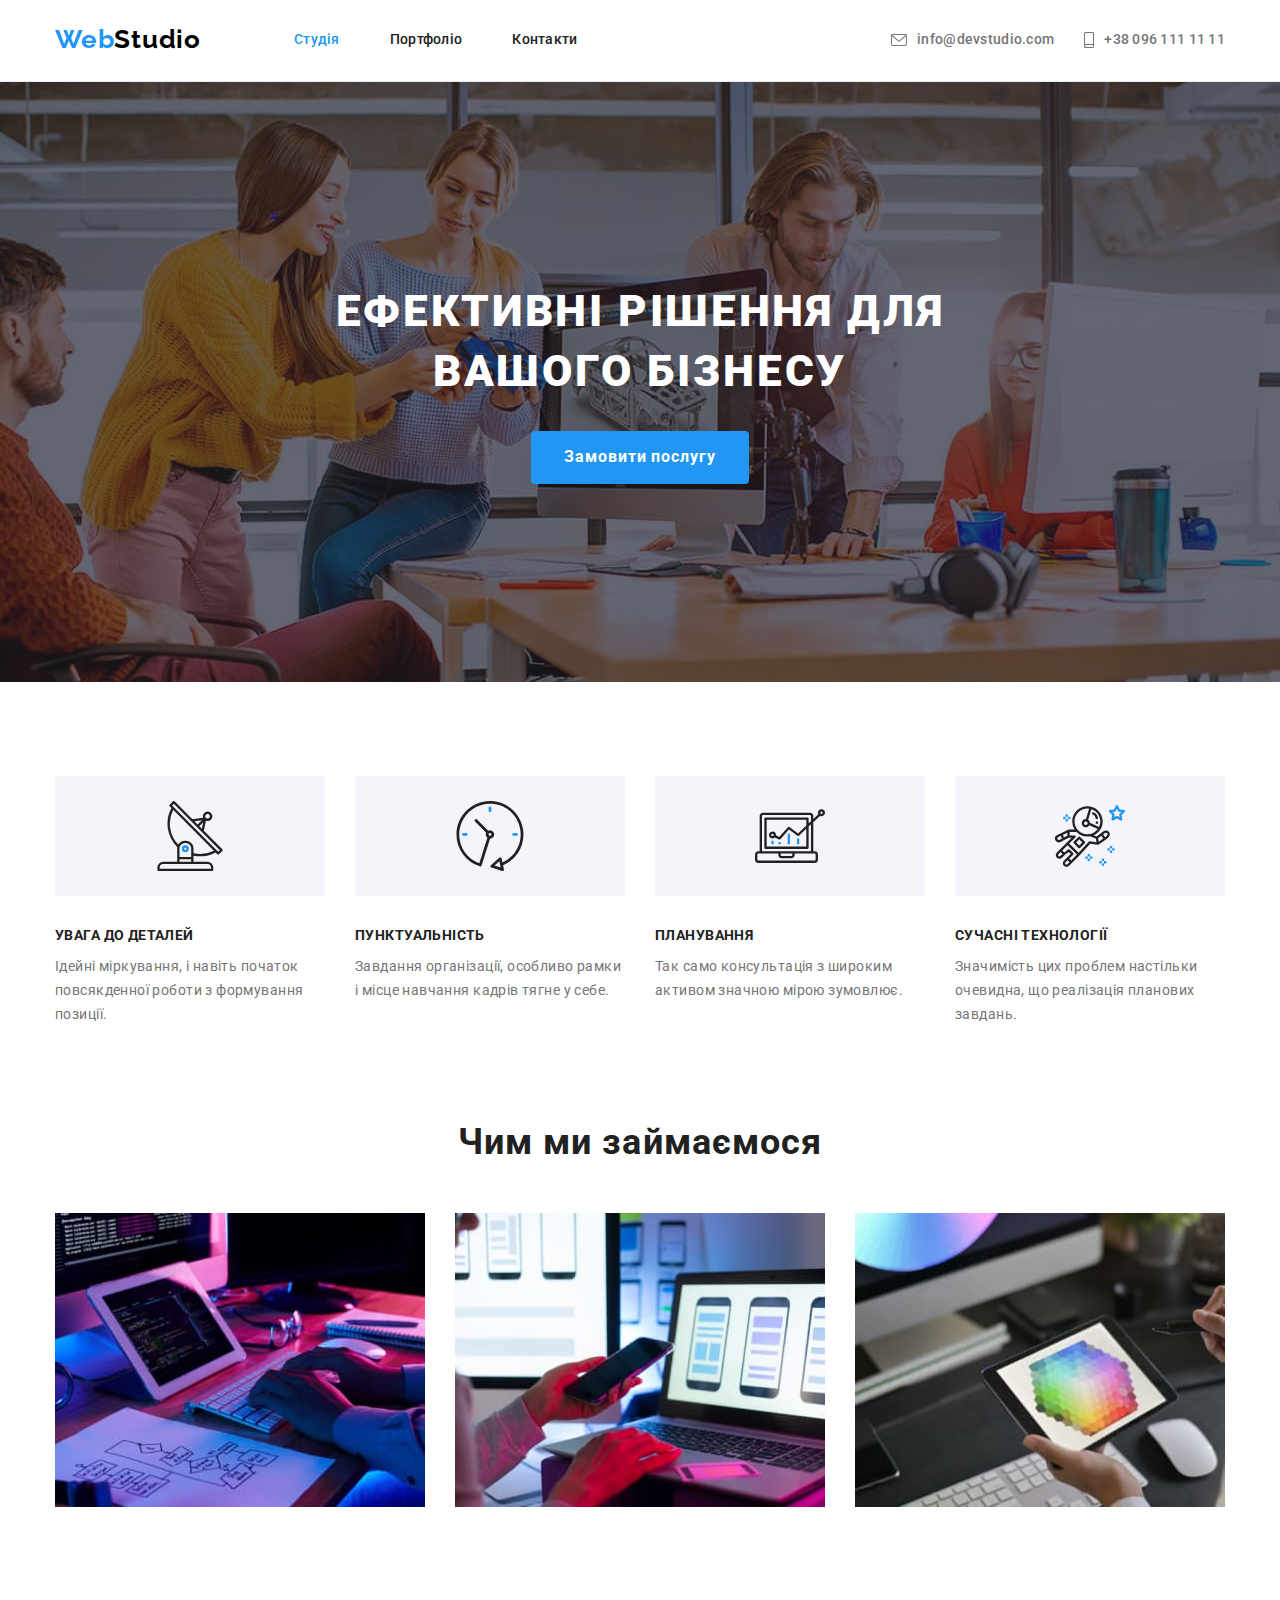
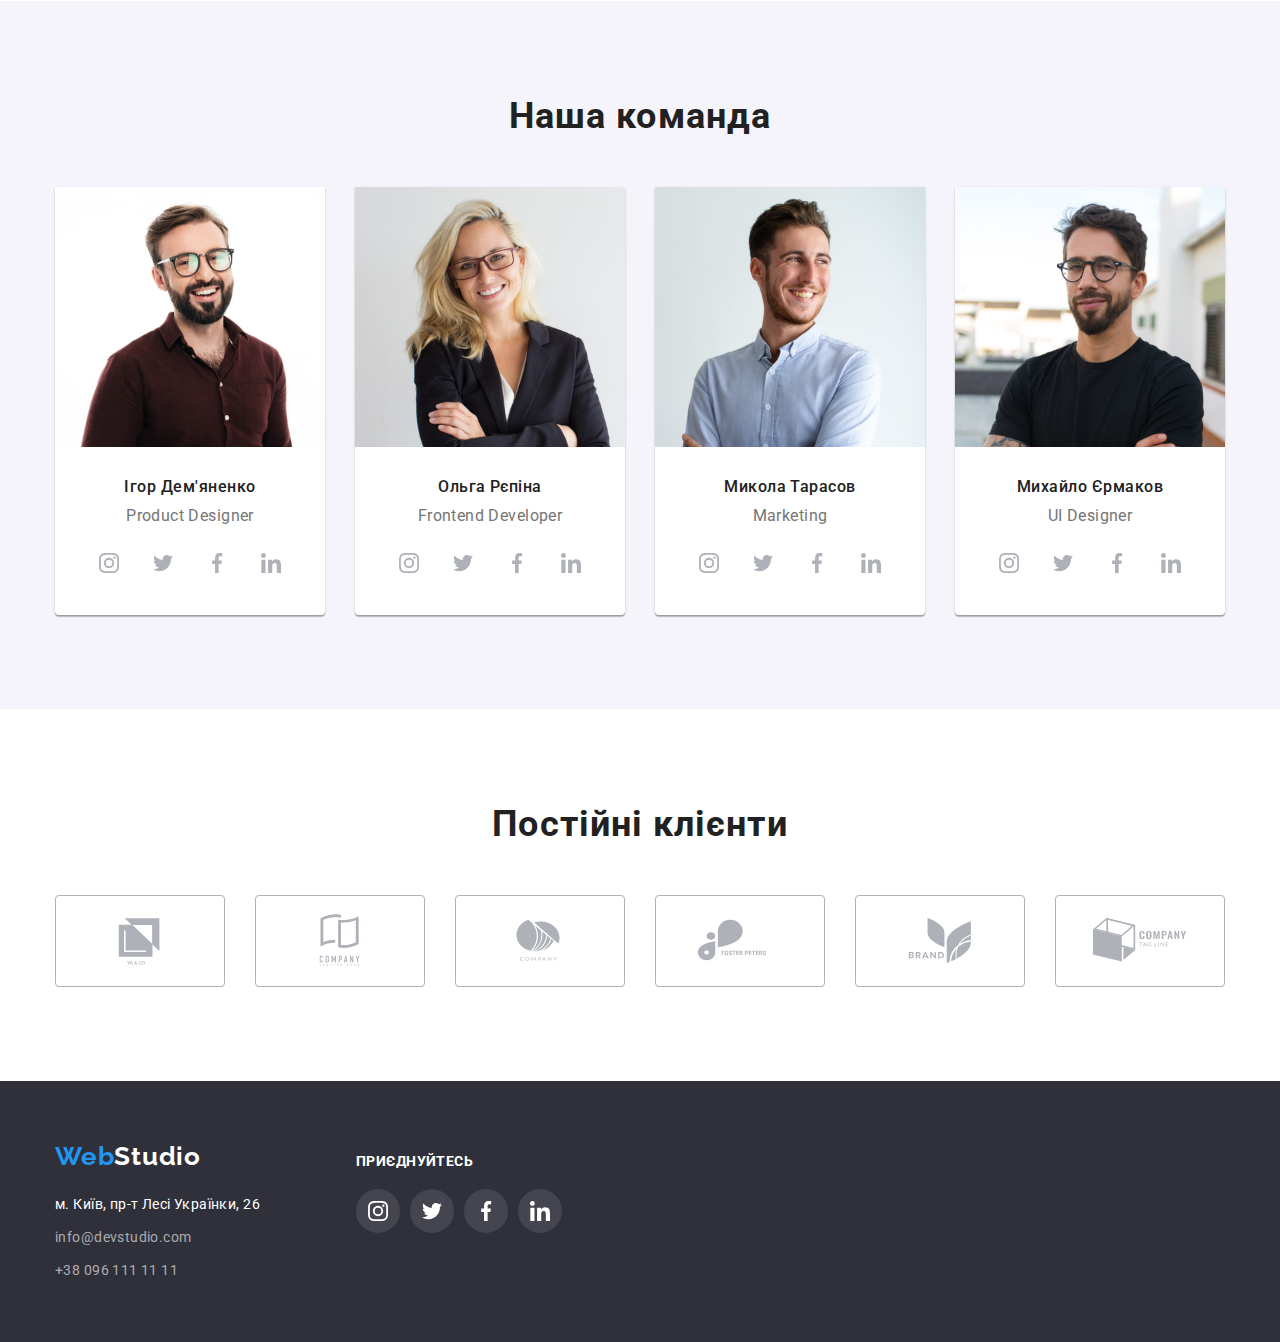
<file: index.html>
<!DOCTYPE html>
<html lang="uk">
  <head>
    <meta charset="UTF-8" />
    <meta http-equiv="X-UA-Compatible" content="IE=edge" />
    <meta name="viewport" content="width=device-width, initial-scale=1.0" />
    <title lang="en">WebStudio</title>
    <link rel="preconnect" href="https://fonts.googleapis.com" />
    <link rel="preconnect" href="https://fonts.gstatic.com" crossorigin />
    <link
      href="https://fonts.googleapis.com/css2?family=Raleway:ital,wght@0,700;1,700&family=Roboto:ital,wght@0,400;0,500;0,700;0,900;1,400;1,500;1,700;1,900&display=swap"
      rel="stylesheet"
    />
    <link
      rel="stylesheet"
      href="https://cdnjs.cloudflare.com/ajax/libs/modern-normalize/1.1.0/modern-normalize.css"
    />
    <link rel="stylesheet" href="./css/styles.css" />
  </head>
  <body>
    <!-- header -->
    <header class="header">
      <div class="main-nav container">
        <a href="./index.html" class="logo link">
          <span class="logo-web" lang="en">Web</span
          ><span class="logo-studio" lang="en">Studio</span>
        </a>
        <nav>
          <ul class="site-nav list">
            <li class="header-item">
              <a href="./index.html" class="link current">Студія</a>
            </li>
            <li class="header-item">
              <a href="./portfolio.html" class="link">Портфоліо</a>
            </li>
            <li class="header-item">
              <a href="#" class="link">Контакти</a>
            </li>
          </ul>
        </nav>
        <ul class="auth-nav list">
          <li class="auth-nav-item">
            <a href="mailto:info@devstudio.com" class="link contacts-link">
              <svg class="contacts-icon" width="16" height="12">
                <use href="./images/icons.svg#icon-envelope"></use></svg
              >info@devstudio.com</a
            >
          </li>
          <li class="auth-nav-item">
            <a href="tel:+380961111111" class="link contacts-link">
              <svg class="contacts-icon" width="10" height="16">
                <use href="./images/icons.svg#icon-smartphone"></use></svg
              >+38 096 111 11 11</a>
          </li>
        </ul>
      </div>
    </header>
    <main>
      <!-- hero -->
      <section class="section hero">
        <div class="container">
          <h1 class="hero-title">Ефективні рішення для вашого бізнесу</h1>
          <button type="button" class="hero-button">Замовити послугу</button>
        </div>
      </section>
      <!-- features -->
      <section class="section features">
        <div class="container">
          <h2 class="visually-hidden">Наші переваги</h2>
          <ul class="list">
            <li class="features-item">
              <div class="features-icon"><svg class="features-item-icon" width="70" height="70"><use href="./images/icons.svg#icon-antenna"></use></svg></div>
              <h3 class="features-title">УВАГА ДО ДЕТАЛЕЙ</h3>
              <p class="features-text">
                Ідейні міркування, і навіть початок повсякденної роботи з формування позиції.
              </p>
            </li>
            <li class="features-item">
              <div class="features-icon"><svg class="features-item-icon" width="70" height="70"><use href="./images/icons.svg#icon-clock"></use></svg></div>
              <h3 class="features-title">ПУНКТУАЛЬНІСТЬ</h3>
              <p class="features-text">
                Завдання організації, особливо рамки і місце навчання кадрів тягне у себе.
              </p>
            </li>
            <li class="features-item">
              <div class="features-icon"><svg class="features-item-icon" width="70" height="70"><use href="./images/icons.svg#icon-diagram"></use></svg></div>
              <h3 class="features-title">ПЛАНУВАННЯ</h3>
              <p class="features-text">
                Так само консультація з широким активом значною мірою зумовлює.
              </p>
            </li>
            <li class="features-item">
              <div class="features-icon"><svg class="features-item-icon" width="70" height="70"><use href="./images/icons.svg#icon-astronaut"></use></svg></div>
              <h3 class="features-title">СУЧАСНІ ТЕХНОЛОГІЇ</h3>
              <p class="features-text">
                Значимість цих проблем настільки очевидна, що реалізація планових завдань.
              </p>
            </li>
          </ul>
        </div>
      </section>
      <!-- examples -->
      <section class="section examples">
        <div class="container">
          <h2 class="section-title">Чим ми займаємося</h2>
          <ul class="list">
            <li class="examples-item">
              <img src="./images/box1.jpg" alt="Людина з планшетом" width="370" />
            </li>
            <li class="examples-item">
              <img src="./images/box2.jpg" alt="Людина з ноубуком" width="370" />
            </li>
            <li class="examples-item">
              <img src="./images/box3.jpg" alt="Людина з планшетом" width="370" />
            </li>
          </ul>
        </div>
      </section>
      <!-- team -->
      <section class="section team">
        <div class="container">
          <h2 class="section-title">Наша команда</h2>
          <ul class="team-list list">
            <li class="team-item">
              <img src="./images/img.jpg" alt="Хлопець в окулярах посміхається" width="270" />
              <h3 class="team-title">Ігор Дем'яненко</h3>
              <p class="team-text" lang="en">Product Designer</p>
              <ul class="social-icons list">
                <li class="social-item">
                  <a href="" class="social-link link">
                    <svg class="social-icon" width="20" height="20">
                      <use href="./images/icons.svg#icon-instagram"></use>
                    </svg>
                  </a>
                </li>
                <li class="social-item">
                  <a href="" class="social-link link">
                    <svg class="social-icon" width="20" height="20">
                      <use href="./images/icons.svg#icon-twitter"></use>
                    </svg>
                  </a>
                </li>
                <li class="social-item">
                  <a href="" class="social-link link">
                    <svg class="social-icon" width="20" height="20">
                      <use href="./images/icons.svg#icon-facebook"></use>
                    </svg>
                  </a>
                </li>
                <li class="social-item">
                  <a href="" class="social-link link">
                    <svg class="social-icon" width="20" height="20">
                      <use href="./images/icons.svg#icon-linkedin"></use>
                    </svg>
                  </a>
                </li>
              </ul>
            </li>
            <li class="team-item">
              <img src="./images/img1.jpg" alt="Дівчина в окулярах посміхається" width="270" />
              <h3 class="team-title">Ольга Рєпіна</h3>
              <p class="team-text" lang="en">Frontend Developer</p>
              <ul class="social-icons list">
                <li class="social-item">
                  <a href="" class="social-link link">
                    <svg class="social-icon" width="20" height="20">
                      <use href="./images/icons.svg#icon-instagram"></use>
                    </svg>
                  </a>
                </li>
                <li class="social-item">
                  <a href="" class="social-link link">
                    <svg class="social-icon" width="20" height="20">
                      <use href="./images/icons.svg#icon-twitter"></use>
                    </svg>
                  </a>
                </li>
                <li class="social-item">
                  <a href="" class="social-link link">
                    <svg class="social-icon" width="20" height="20">
                      <use href="./images/icons.svg#icon-facebook"></use>
                    </svg>
                  </a>
                </li>
                <li class="social-item">
                  <a href="" class="social-link link">
                    <svg class="social-icon" width="20" height="20">
                      <use href="./images/icons.svg#icon-linkedin"></use>
                    </svg>
                  </a>
                </li>
              </ul>
            </li>
            <li class="team-item">
              <img src="./images/img2.jpg" alt="Хлопець посміхається" width="270" />
              <h3 class="team-title">Микола Тарасов</h3>
              <p class="team-text" lang="en">Marketing</p>
              <ul class="social-icons list">
                <li class="social-item">
                  <a href="" class="social-link link">
                    <svg class="social-icon" width="20" height="20">
                      <use href="./images/icons.svg#icon-instagram"></use>
                    </svg>
                  </a>
                </li>
                <li class="social-item">
                  <a href="" class="social-link link">
                    <svg class="social-icon" width="20" height="20">
                      <use href="./images/icons.svg#icon-twitter"></use>
                    </svg>
                  </a>
                </li>
                <li class="social-item">
                  <a href="" class="social-link link">
                    <svg class="social-icon" width="20" height="20">
                      <use href="./images/icons.svg#icon-facebook"></use>
                    </svg>
                  </a>
                </li>
                <li class="social-item">
                  <a href="" class="social-link link">
                    <svg class="social-icon" width="20" height="20">
                      <use href="./images/icons.svg#icon-linkedin"></use>
                    </svg>
                  </a>
                </li>
              </ul>
            </li>
            <li class="team-item">
              <img src="./images/img3.jpg" alt="Хлопець в окулярах" width="270" />
              <h3 class="team-title">Михайло Єрмаков</h3>
              <p class="team-text" lang="en">UI Designer</p>
              <ul class="social-icons list">
                <li class="social-item">
                  <a href="" class="social-link link">
                    <svg class="social-icon" width="20" height="20">
                      <use href="./images/icons.svg#icon-instagram"></use>
                    </svg>
                  </a>
                </li>
                <li class="social-item">
                  <a href="" class="social-link link">
                    <svg class="social-icon" width="20" height="20">
                      <use href="./images/icons.svg#icon-twitter"></use>
                    </svg>
                  </a>
                </li>
                <li class="social-item">
                  <a href="" class="social-link link">
                    <svg class="social-icon" width="20" height="20">
                      <use href="./images/icons.svg#icon-facebook"></use>
                    </svg>
                  </a>
                </li>
                <li class="social-item">
                  <a href="" class="social-link link">
                    <svg class="social-icon" width="20" height="20">
                      <use href="./images/icons.svg#icon-linkedin"></use>
                    </svg>
                  </a>
                </li>
              </ul>
            </li>
          </ul>
        </div>
      </section>
      <!-- clients -->
      <section class="section clients">
        <div class="container">
          <h2 class="section-title">Постійні клієнти</h2>
          <ul class="clients-list list">
            <li class="clients-item">
              <a href="" class="clients-link">
                <svg class="clients-icon" width="106" height="60">
                  <use href="./images/icons.svg#icon-client1"></use>
                </svg>
              </a>
            </li>
            <li class="clients-item">
              <a href="" class="clients-link">
                <svg class="clients-icon" width="106" height="60">
                  <use href="./images/icons.svg#icon-client2"></use>
                </svg>
              </a>
            </li>
            <li class="clients-item">
              <a href="" class="clients-link">
                <svg class="clients-icon" width="106" height="60">
                  <use href="./images/icons.svg#icon-client3"></use>
                </svg>
              </a>
            </li>
            <li class="clients-item">
              <a href="" class="clients-link">
                <svg class="clients-icon" width="106" height="60">
                  <use href="./images/icons.svg#icon-client4"></use>
                </svg>
              </a>
            </li>
            <li class="clients-item">
              <a href="" class="clients-link">
                <svg class="clients-icon" width="106" height="60">
                  <use href="./images/icons.svg#icon-client5"></use>
                </svg>
              </a>
            </li>
            <li class="clients-item">
              <a href="" class="clients-link">
                <svg class="clients-icon" width="106" height="60">
                  <use href="./images/icons.svg#icon-client6"></use>
                </svg>
              </a>
            </li>
          </ul>
        </div>
      </section>
    </main>
    <!-- footer -->
    <footer class="footer">
      <div class="footer-address-social container">
        <div class="footer-address-list">
            <a href="./index.html" class="link footer-logo">
              <span class="footer-logo-web" lang="en">Web</span
              ><span class="footer-logo-studio" lang="en">Studio</span>
            </a>
            <address>
              <ul class="list">
                <li class="footer-item">
                  <a
                    href="https://goo.gl/maps/YVStPBYN47tz3UrX9"
                    target="_blank"
                    rel="noopener noreferrer nofollow"
                    class="link"
                    >м. Київ, пр-т Лесі Українки, 26
                  </a>
                </li>
                <li class="footer-item">
                  <a href="mailto:info@devstudio.com" class="link contacts">info@devstudio.com</a>
                </li>
                <li class="footer-item">
                  <a href="tel:+380961111111" class="link contacts">+38 096 111 11 11</a>
                </li>
              </ul>
            </address>
          </div>
          <div class="footer-social-media">
            <h3 class="footer-social-title">приєднуйтесь</h3>
            <ul class="footer-social-list">
              <li class="footer-social-item">
                <a href="" class="footer-social-link">
                  <svg class="footer-social-icon" width="20" height="20">
                    <use href="./images/icons.svg#icon-instagram"></use>
                  </svg>
                </a>
              </li>
              <li class="footer-social-item">
                <a href="" class="footer-social-link">
                  <svg class="footer-social-icon" width="20" height="20">
                    <use href="./images/icons.svg#icon-twitter"></use>
                  </svg>
                </a>
              </li>
              <li class="footer-social-item">
                <a href="" class="footer-social-link">
                  <svg class="footer-social-icon" width="20" height="20">
                    <use href="./images/icons.svg#icon-facebook"></use>
                  </svg>
                </a>
              </li>
              <li class="footer-social-item">
                <a href="" class="footer-social-link">
                  <svg class="footer-social-icon" width="20" height="20">
                    <use href="./images/icons.svg#icon-linkedin"></use>
                  </svg>
                </a>
              </li>
            </ul>
          </div>
      </div>
    </footer>
  </body>
</html>
</file>
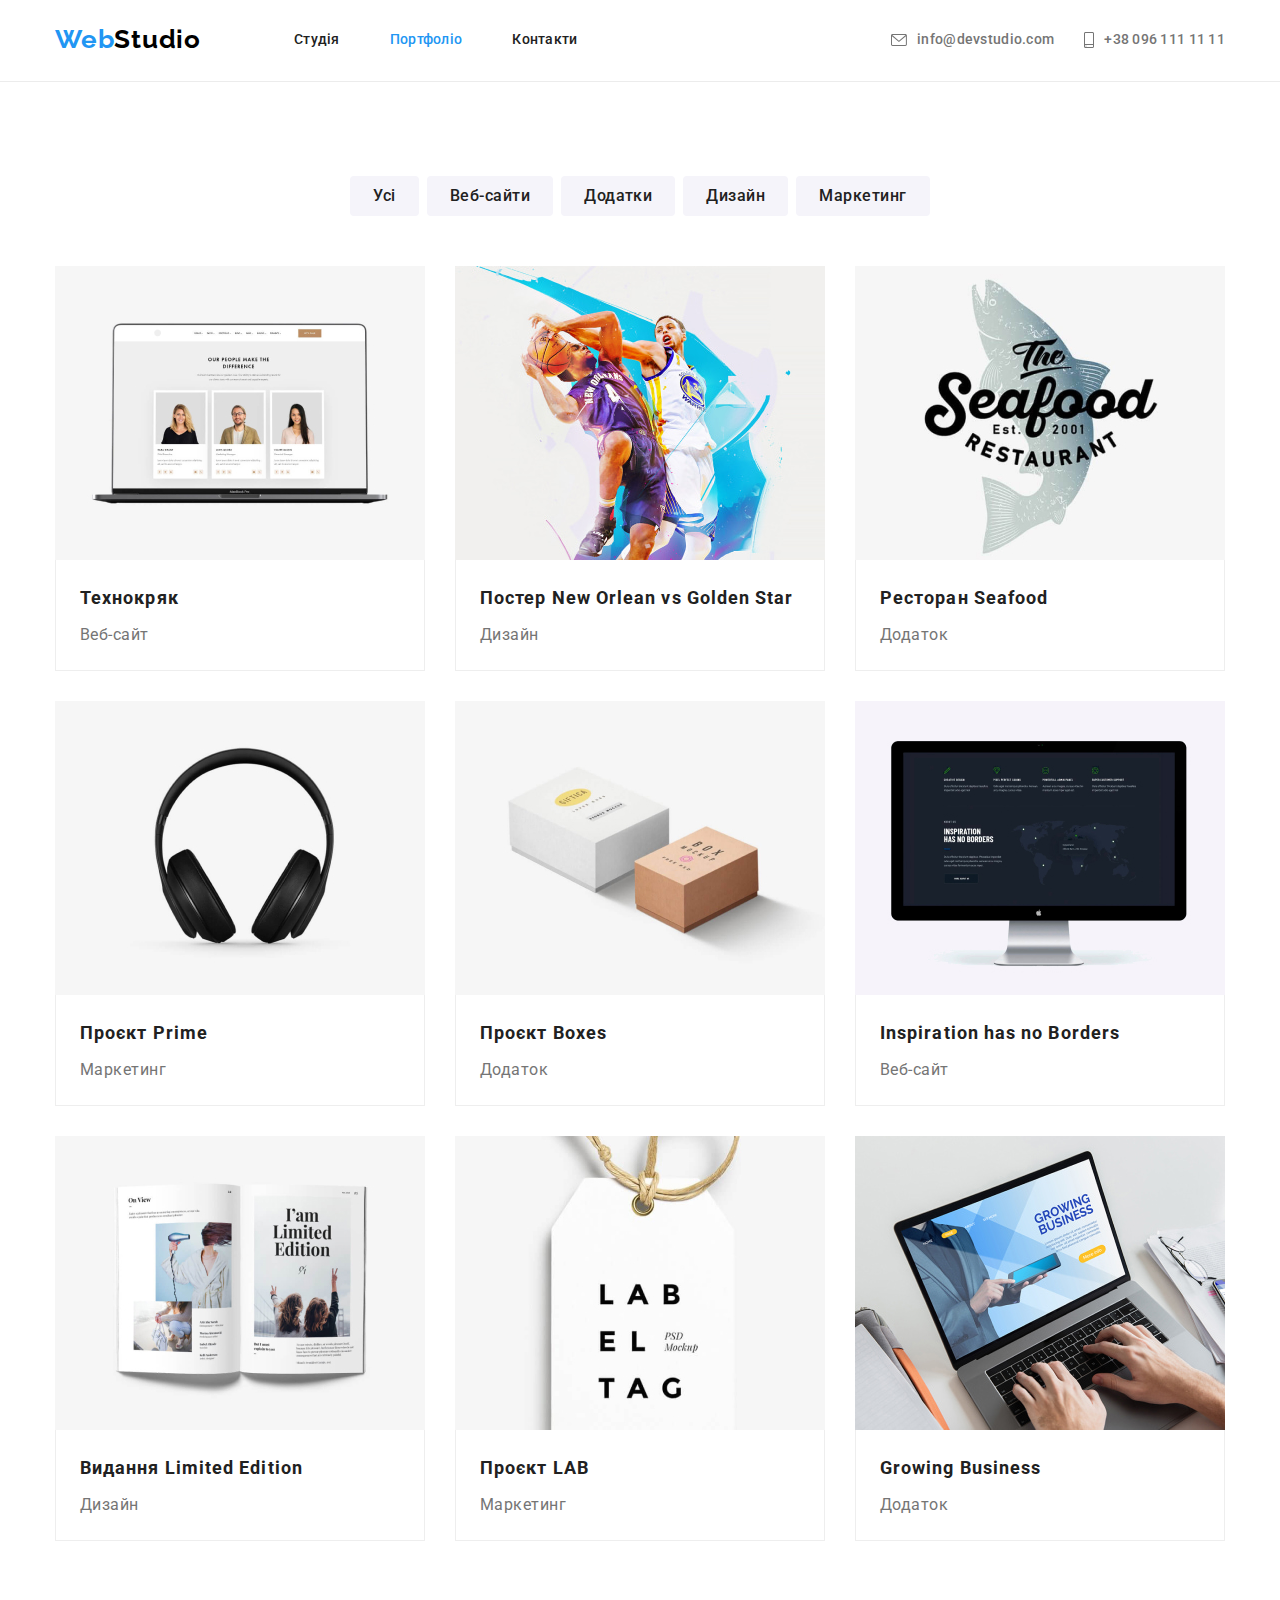
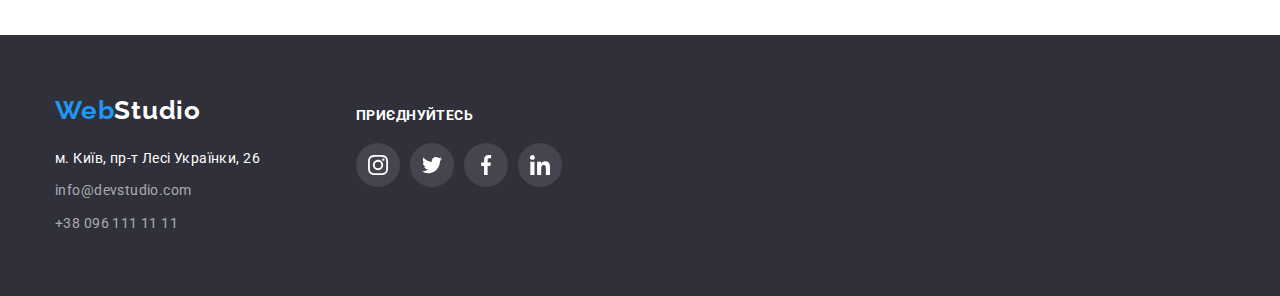
<file: portfolio.html>
<!DOCTYPE html>
<html lang="uk">
  <head>
    <meta charset="UTF-8" />
    <meta http-equiv="X-UA-Compatible" content="IE=edge" />
    <meta name="viewport" content="width=device-width, initial-scale=1.0" />
    <title lang="en">Portfolio</title>
    <link rel="preconnect" href="https://fonts.googleapis.com" />
    <link rel="preconnect" href="https://fonts.gstatic.com" crossorigin />
    <link
      href="https://fonts.googleapis.com/css2?family=Raleway:ital,wght@0,700;1,700&family=Roboto:ital,wght@0,400;0,500;0,700;0,900;1,400;1,500;1,700;1,900&display=swap"
      rel="stylesheet"
    />
    <link
      rel="stylesheet"
      href="https://cdnjs.cloudflare.com/ajax/libs/modern-normalize/1.1.0/modern-normalize.css"
    />
    <link rel="stylesheet" href="./css/styles.css" />
  </head>
  <body>
    <!-- header -->
    <header class="header">
      <div class="main-nav container">
        <a href="./index.html" class="logo link">
          <span class="logo-web" lang="en">Web</span
          ><span class="logo-studio" lang="en">Studio</span>
        </a>
        <nav>
          <ul class="site-nav list">
            <li class="header-item">
              <a href="./index.html" class="link">Студія</a>
            </li>
            <li class="header-item">
              <a href="./portfolio.html" class="link current">Портфоліо</a>
            </li>
            <li class="header-item">
              <a href="#" class="link">Контакти</a>
            </li>
          </ul>
        </nav>
        <ul class="auth-nav list">
          <li class="auth-nav-item">
            <a href="mailto:info@devstudio.com" class="link contacts-link">
              <svg class="contacts-icon" width="16" height="12">
                <use href="./images/icons.svg#icon-envelope"></use></svg
              >info@devstudio.com</a
            >
          </li>
          <li class="auth-nav-item">
            <a href="tel:+380961111111" class="link contacts-link">
              <svg class="contacts-icon" width="10" height="16">
                <use href="./images/icons.svg#icon-smartphone"></use></svg
              >+38 096 111 11 11</a>
          </li>
        </ul>
      </div>
    </header>
    <!-- main -->
    <main>
      <section class="portfolio">
        <div class="container">
          <h1 class="visually-hidden">Наші проєкти</h1>
          <!-- List of filtrs -->
          <ul class="portfolio-btn-list list">
            <li class="portfolio-btn-item"><button type="button" class="button">Усі</button></li>
            <li class="portfolio-btn-item">
              <button type="button" class="button">Веб-сайти</button>
            </li>
            <li class="portfolio-btn-item">
              <button type="button" class="button">Додатки</button>
            </li>
            <li class="portfolio-btn-item"><button type="button" class="button">Дизайн</button></li>
            <li class="portfolio-btn-item">
              <button type="button" class="button">Маркетинг</button>
            </li>
            </ul>
          <!-- List of projects -->
          <ul class="portfolio-list list">
            <li class="portfolio-item">
              <a href="" class="portfolio-link">
                <img src="./images/img_1.jpg" alt="Стартова сторінка вебсайту" width="370" />
                <div class="portfolio-dscr">
                  <h3 class="portfolio-title">Технокряк</h3>
                  <p class="portfolio-text">Веб-сайт</p>
                </div>
              </a>
            </li>
            <li class="portfolio-item">
              <a href="" class="portfolio-link">
                <img src="./images/img_2.jpg" alt="Постер" width="370" />
                <div class="portfolio-dscr">
                  <h3 class="portfolio-title">Постер New Orlean vs Golden Star</h3>
                  <p class="portfolio-text">Дизайн</p>
                </div>
              </a>
            </li>
            <li class="portfolio-item">
              <a href="" class="portfolio-link">
                <img src="./images/img_3.jpg" alt="Логотип ресторану" width="370" />
                <div class="portfolio-dscr">
                  <h3 class="portfolio-title">Ресторан Seafood</h3>
                  <p class="portfolio-text">Додаток</p>
                </div>
              </a>
            </li>
            <li class="portfolio-item">
              <a href="" class="portfolio-link">
                <img src="./images/img_4.jpg" alt="Навушники" width="370" />
                <div class="portfolio-dscr">
                  <h3 class="portfolio-title">Проєкт Prime</h3>
                  <p class="portfolio-text">Маркетинг</p>
                </div>
              </a>
            </li>
            <li class="portfolio-item">
              <a href="" class="portfolio-link">
                <img src="./images/img_5.jpg" alt="Зображення коробочок " width="370" />
                <div class="portfolio-dscr">
                  <h3 class="portfolio-title">Проєкт Boxes</h3>
                  <p class="portfolio-text">Додаток</p>
                </div>
              </a>
            </li>
            <li class="portfolio-item">
              <a href="" class="portfolio-link">
                <img src="./images/img_6.jpg" alt="Стартова сторінка вебсайту" width="370" />
                <div class="portfolio-dscr">
                  <h3 class="portfolio-title">Inspiration has no Borders</h3>
                  <p class="portfolio-text">Веб-сайт</p>
                </div>
              </a>
            </li>
            <li class="portfolio-item">
              <a href="" class="portfolio-link">
                <img src="./images/img_7.jpg" alt="Зображення книги" width="370" />
                <div class="portfolio-dscr">
                  <h3 class="portfolio-title">Видання Limited Edition</h3>
                  <p class="portfolio-text">Дизайн</p>
                </div>
              </a>
            </li>
            <li class="portfolio-item">
              <a href="" class="portfolio-link">
                <img src="./images/img_8.jpg" alt="Зображення етикетки" width="370" />
                <div class="portfolio-dscr">
                  <h3 class="portfolio-title">Проєкт LAB</h3>
                  <p class="portfolio-text">Маркетинг</p>
                </div>
              </a>
            </li>
            <li class="portfolio-item">
              <a href="" class="portfolio-link">
                <img src="./images/img_9.jpg" alt="Зображення ноутбуку" width="370" />
                <div class="portfolio-dscr">
                  <h3 class="portfolio-title">Growing Business</h3>
                  <p class="portfolio-text">Додаток</p>
                </div>
              </a>
            </li>
          </ul>
        </div>
      </section>
    </main>
    <!-- footer -->
    <footer class="footer">
      <div class="footer-address-social container">
        <div class="footer-address-list">
            <a href="./index.html" class="link footer-logo">
              <span class="footer-logo-web" lang="en">Web</span
              ><span class="footer-logo-studio" lang="en">Studio</span>
            </a>
            <address>
              <ul class="list">
                <li class="footer-item">
                  <a
                    href="https://goo.gl/maps/YVStPBYN47tz3UrX9"
                    target="_blank"
                    rel="noopener noreferrer nofollow"
                    class="link"
                    >м. Київ, пр-т Лесі Українки, 26
                  </a>
                </li>
                <li class="footer-item">
                  <a href="mailto:info@devstudio.com" class="link contacts">info@devstudio.com</a>
                </li>
                <li class="footer-item">
                  <a href="tel:+380961111111" class="link contacts">+38 096 111 11 11</a>
                </li>
              </ul>
            </address>
          </div>
          <div class="footer-social-media">
            <h3 class="footer-social-title">приєднуйтесь</h3>
            <ul class="footer-social-list">
              <li class="footer-social-item">
                <a href="" class="footer-social-link">
                  <svg class="footer-social-icon" width="20" height="20">
                    <use href="./images/icons.svg#icon-instagram"></use>
                  </svg>
                </a>
              </li>
              <li class="footer-social-item">
                <a href="" class="footer-social-link">
                  <svg class="footer-social-icon" width="20" height="20">
                    <use href="./images/icons.svg#icon-twitter"></use>
                  </svg>
                </a>
              </li>
              <li class="footer-social-item">
                <a href="" class="footer-social-link">
                  <svg class="footer-social-icon" width="20" height="20">
                    <use href="./images/icons.svg#icon-facebook"></use>
                  </svg>
                </a>
              </li>
              <li class="footer-social-item">
                <a href="" class="footer-social-link">
                  <svg class="footer-social-icon" width="20" height="20">
                    <use href="./images/icons.svg#icon-linkedin"></use>
                  </svg>
                </a>
              </li>
            </ul>
          </div>
      </div>
    </footer>
  </body>
</html>
</file>
<file: css/styles.css>
:root {
  --color-text: #757575;
  --second-color-text: #212121;
  --third-color-text: #000000;
  --second-bg-color: #f5f4fa;
  --third-bg-color: #2f303a;
  --fourth-bg-color: #c4c4c4;
  --accent-color: #2196f3;
  --border-color: #ececec;
  --border-second-color: #eeeeee;
  --primary-white-color: #ffffff;
  --secondary-white-color: rgba(255, 255, 255, 0.6);
  --color-social-media: #afb1b8;
}
html {
  box-sizing: border-box;
}
*,
*::before,
*::after {
  box-sizing: inherit;
}
h1,
h2,
h3,
p,
ul {
  margin: 0;
  padding: 0;
}
body {
  background-color: var(--primary-white-color);
  font-family: 'Roboto', sans-serif;
  font-style: normal;
  font-size: 14px;
  line-height: 1.7;
  letter-spacing: 0.03em;
  color: var(--color-text);
}
.container {
  width: 1200px;
  margin: 0 auto;
  padding-left: 15px;
  padding-right: 15px;
}
img {
  display: block;
  width: 100%;
  height: auto;
}
.visually-hidden {
  position: absolute;
  white-space: nowrap;
  width: 1px;
  height: 1px;
  overflow: hidden;
  border: 0;
  padding: 0;
  clip: rect(0 0 0 0);
  clip-path: inset(50%);
  margin: -1px;
}
/* header */
.header {
  background-color: var(--primary-white-color);
  border-bottom: 1px solid var(--border-color);
}
.main-nav {
  display: flex;
  align-items: center;
}
.header .list {
  list-style: none;
}
.header .link {
  text-decoration: none;
}
.header .link:hover,
.header .link:focus {
  color: var(--accent-color);
}
/* header logo */
.logo {
  display: block;
  margin-right: 93px;
  padding-top: 24px;
  padding-bottom: 25px;
}
.logo-web {
  font-family: 'Raleway';
  font-weight: 700;
  font-size: 26px;
  line-height: 1.19;
  letter-spacing: 0.03em;
  color: var(--accent-color);
}
.logo-studio {
  font-family: 'Raleway';
  font-weight: 700;
  font-size: 26px;
  line-height: 1.19;
  letter-spacing: 0.03em;
  color: var(--third-color-text);
}
/* navigation */
.site-nav {
  display: flex;
}
.header-item:not(:last-child) {
  margin-right: 50px;
}
.site-nav .link {
  display: block;
  padding-top: 32px;
  padding-bottom: 32px;
  text-decoration: none;
  font-weight: 500;
  font-size: 14px;
  line-height: 1.14;
  letter-spacing: 0.02em;
  color: var(--second-color-text);
}
.site-nav .link:hover,
.site-nav .link:focus {
  color: var(--accent-color);
}
.site-nav .link.current {
  color: var(--accent-color);
}
.auth-nav {
  display: flex;
  margin-left: auto;
}
.auth-nav-item:not(:last-child) {
  margin-right: 30px;
}
.auth-nav .contacts-link {
  display: flex;
  padding-top: 32px;
  padding-bottom: 32px;
  color: var(--color-text);
  text-decoration: none;
  font-weight: 500;
  font-size: 14px;
  line-height: 1.14;
  letter-spacing: 0.02em;
  align-items: center;
}
.auth-nav .contacts-link:hover,
.auth-nav .contacts-link:focus {
  color: var(--accent-color);
}
.contacts-icon {
  margin-right: 10px;
  fill: currentColor;
}
/* hero */
.hero {
  padding-top: 200px;
  padding-bottom: 200px;
  margin-left: auto;
  margin-right: auto;
  text-align: center;
  max-width: 1600px;
  height: 600px;
  background-image: linear-gradient(to right, rgba(47, 48, 58, 0.4), rgba(47, 48, 58, 0.4)),
    url('../images/imghero.jpg');
  background-repeat: no-repeat;
  background-position: center;
  background-size: cover;
  background-color: var(--fourth-bg-color);
}
.hero-title {
  margin: 0 auto;
  max-width: 696px;
  color: var(--primary-white-color);
  font-weight: 900;
  font-size: 44px;
  line-height: 1.36;
  text-align: center;
  letter-spacing: 0.06em;
  text-transform: uppercase;
}
.hero-button {
  display: inline-block;
  border: 1px solid transparent;
  padding: 10px 32px;
  border-radius: 4px;
  margin-top: 30px;
  min-width: 216px;
  background-color: var(--accent-color);
  font-family: inherit;
  font-weight: 700;
  font-size: 16px;
  line-height: 1.9;
  text-align: center;
  letter-spacing: 0.06em;
  color: var(--primary-white-color);
  cursor: pointer;
}
/* features */
.features {
  padding-top: 94px;
  padding-bottom: 94px;
}
.section-title {
  font-weight: 700;
  font-size: 36px;
  line-height: 1.17;
  text-align: center;
  letter-spacing: 0.03em;
  color: var(--second-color-text);
}
.features .list {
  padding: 0;
  margin: 0;
  list-style: none;
  display: flex;
  flex-wrap: wrap;
}
.features-item {
  width: calc((100% - 90px) / 4);
}
.features-item:not(:last-child) {
  margin-right: 30px;
}
.features-icon {
  /* display: flex; */
  padding: 25px 100px;
  margin-bottom: 30px;
  height: 120px;
  background-color: var(--second-bg-color);
  border-radius: 4px;
  /* justify-content: center;
  align-items: center; */
}
.features-title {
  margin-top: 0;
  margin-bottom: 10px;
  font-weight: 700;
  font-size: 14px;
  line-height: 1.4;
  letter-spacing: 0.03em;
  text-transform: uppercase;
  color: var(--second-color-text);
}
/* images of examples */
.examples {
  padding-bottom: 94px;
}
.examples .section-title {
  margin-top: 0;
  margin-bottom: 50px;
}
.examples .list {
  padding: 0;
  margin: 0;
  display: flex;
  flex-wrap: wrap;
  list-style: none;
}
.examples-item {
  width: calc((100% - 60px) / 3);
}
.examples-item:not(:last-child) {
  margin-right: 30px;
}
/* our team */
.team {
  padding-top: 94px;
  padding-bottom: 94px;
  background-color: var(--second-bg-color);
  text-align: center;
}
.team .section-title {
  margin-bottom: 50px;
}
.team .list {
  list-style: none;
  display: flex;
  /* flex-wrap: wrap; */
}
.team-item {
  padding-bottom: 30px;
  width: calc((100% - 90px) / 4);
  background-color: var(--primary-white-color);
  box-shadow: 0px 1px 3px rgba(0, 0, 0, 0.12), 0px 1px 1px rgba(0, 0, 0, 0.14),
    0px 2px 1px rgba(0, 0, 0, 0.2);
  border-radius: 0px 0px 4px 4px;
}
.team-item:not(:last-child) {
  margin-right: 30px;
}
.team-title {
  margin-top: 30px;
  margin-bottom: 10px;
  font-weight: 500;
  font-size: 16px;
  line-height: 1.19;
  text-align: center;
  letter-spacing: 0.03em;
  color: var(--second-color-text);
}
.team-text {
  margin-top: 0;
  margin-bottom: 16px;
  font-size: 16px;
  line-height: 1.19;
  text-align: center;
}
.team-list .social-icons {
  display: flex;
  justify-content: center;
}
.team-list .social-item {
  width: 44px;
  height: 44px;
}
.team-list .social-item:not(:last-child) {
  margin-right: 10px;
}
.team-list .social-link {
  width: 100%;
  height: 100%;
  display: flex;
  align-items: center;
  justify-content: center;
  color: var(--color-social-media);
  border-radius: 50%;
}
.team-list .social-link:hover,
.team-list .social-link:focus {
  background-color: var(--accent-color);
  color: var(--primary-white-color);
}
.team-list .social-icon {
  fill: currentColor;
}
/* clients */
.clients {
  padding-top: 94px;
  padding-bottom: 94px;
}
.clients .section-title {
  margin-bottom: 50px;
}
.clients-list {
  display: flex;
  justify-content: center;
  list-style: none;
}
.clients-item {
  width: 170px;
  height: 92px;
}
.clients-item:not(:last-child) {
  margin-right: 30px;
}
.clients-link {
  width: 100%;
  height: 100%;
  display: flex;
  justify-content: center;
  align-items: center;
  color: var(--color-social-media);
  border: 1px solid var(--color-social-media);
  border-radius: 4px;
}
.clients-link:hover,
.clients-link:focus {
  border-color: var(--accent-color);
  color: var(--accent-color);
}
.clients-icon {
  fill: currentColor;
}
/* footer */
.footer {
  padding-top: 60px;
  padding-bottom: 60px;
  background-color: var(--third-bg-color);
}
/* footer logo */
.footer-logo {
  display: inline-block;
  margin-bottom: 20px;
}
.footer-logo-web {
  font-family: 'Raleway';
  font-weight: 700;
  font-size: 26px;
  line-height: 1.19;
  letter-spacing: 0.03em;
  color: var(--accent-color);
}
.footer-logo-studio {
  font-family: 'Raleway';
  font-weight: 700;
  font-size: 26px;
  line-height: 1.19;
  letter-spacing: 0.03em;
  color: var(--primary-white-color);
  border-radius: 4px;
}
/* address */
.footer .list {
  list-style: none;
  font-style: normal;
}
.footer-address-social {
  display: flex;
}
.footer-address-list {
  width: 231px;
  margin-right: 70px;
}
.footer .link {
  color: var(--primary-white-color);
  text-decoration: none;
}
.footer .link:hover,
.footer .link:focus {
  color: var(--accent-color);
}
.footer-item:not(:last-child) {
  margin-bottom: 9px;
}
.footer .contacts {
  color: var(--secondary-white-color);
}
.footer-social-media {
  padding-top: 12px;
  width: 206px;
}
.footer-social-title {
  margin-bottom: 20px;
  font-weight: 700;
  font-size: 14px;
  line-height: 16px;
  letter-spacing: 0.03em;
  text-transform: uppercase;
  color: var(--primary-white-color);
}
.footer-social-list {
  display: flex;
  justify-content: center;
  list-style: none;
}
.footer-social-item {
  width: 44px;
  height: 44px;
}
.footer-social-item:not(:last-child) {
  margin-right: 10px;
}
.footer-social-link {
  width: 100%;
  height: 100%;
  display: flex;
  align-items: center;
  justify-content: center;
  color: var(--primary-white-color);
  background-color: rgba(255, 255, 255, 0.1);
  border-radius: 50%;
}
.footer-social-link:hover,
.footer-social-link:focus {
  background-color: var(--accent-color);
}
.footer-social-icon {
  fill: currentColor;
}
/* portfolio */
.portfolio {
  padding-top: 94px;
  padding-bottom: 94px;
}
.portfolio .list {
  list-style: none;
}
.portfolio-btn-list {
  margin-bottom: 50px;
  display: flex;
  justify-content: center;
  margin-left: auto;
  margin-right: auto;
}
/* button on portfolio */
.button {
  padding: 6px 22px;
  display: inline-block;
  border: 1px solid transparent;
  border-radius: 4px;
  background-color: var(--second-bg-color);
  font-family: inherit;
  font-weight: 500;
  font-size: 16px;
  line-height: 1.62;
  text-align: center;
  letter-spacing: 0.03em;
  color: var(--second-color-text);
  cursor: pointer;
}
.portfolio-btn-item:not(:last-child) {
  margin-right: 8px;
}
.button:hover,
.button:focus {
  background-color: var(--accent-color);
  color: var(--primary-white-color);
  box-shadow: 0px 3px 1px rgba(0, 0, 0, 0.1), 0px 1px 2px rgba(0, 0, 0, 0.08),
    0px 2px 2px rgba(0, 0, 0, 0.12);
}
/* list of projects */
.portfolio-list {
  display: flex;
  flex-wrap: wrap;
}
.portfolio-item {
  margin-right: 30px;
  margin-bottom: 30px;
  width: calc((100% - 60px) / 3);
}
.portfolio-item:nth-child(3n) {
  margin-right: 0;
}
.portfolio-item:nth-last-child(-n + 3) {
  margin-bottom: 0px;
}
.portfolio-link {
  text-decoration: none;
  display: block;
}
.portfolio-link:hover {
  box-shadow: 0px 1px 1px rgba(0, 0, 0, 0.12), 0px 4px 4px rgba(0, 0, 0, 0.06), 1px 4px 6px rgba(0, 0, 0, 0.16);
}
.portfolio-dscr {
  padding: 20px 24px;
  border-left: 1px solid var(--border-second-color);
  border-right: 1px solid var(--border-second-color);
  border-bottom: 1px solid var(--border-second-color);
}
.portfolio-title {
  margin-bottom: 4px;
  font-weight: 700;
  font-size: 18px;
  line-height: 2;
  letter-spacing: 0.06em;
  color: var(--second-color-text);
}
.portfolio-text {
  font-size: 16px;
  line-height: 1.88;
  letter-spacing: 0.03em;
  color: var(--color-text);
}
</file>
